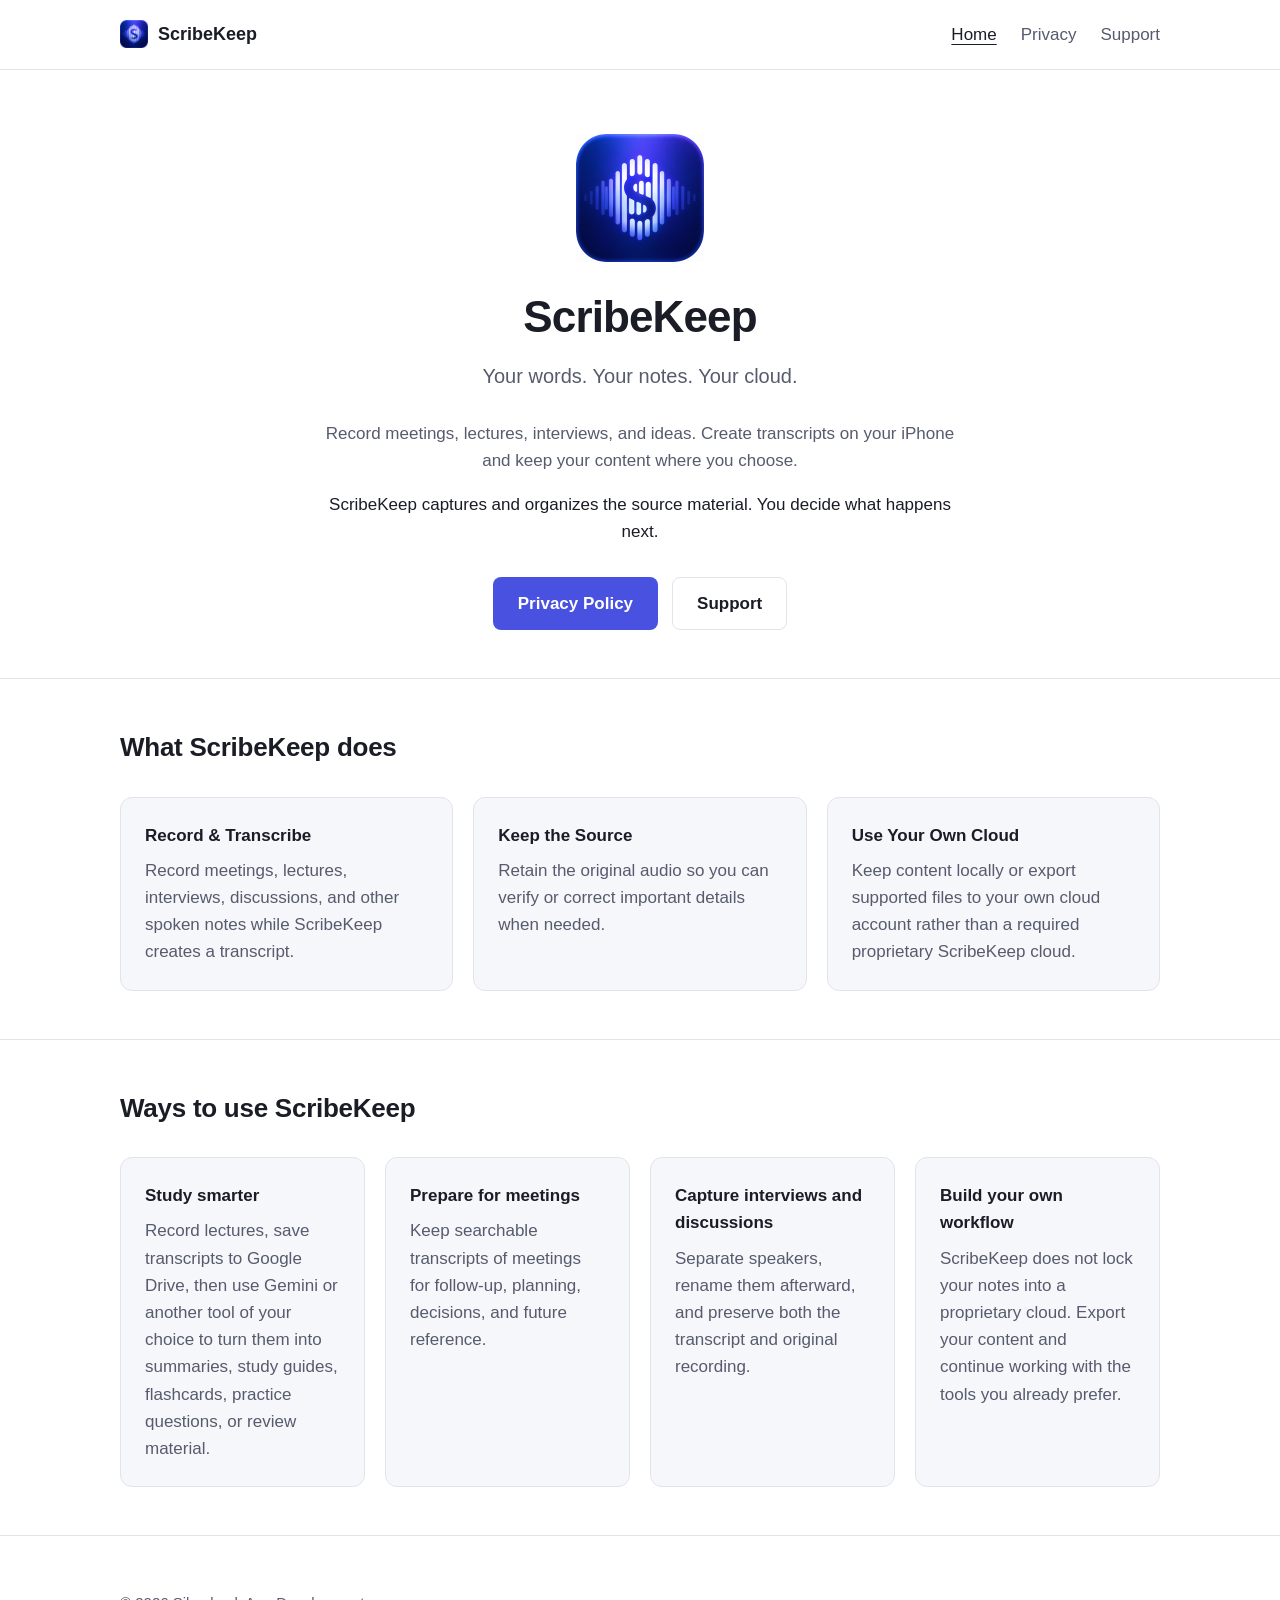
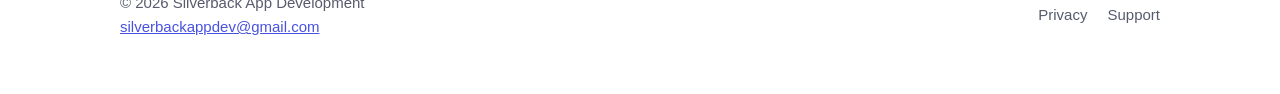
<file: index.html>
<!DOCTYPE html>
<html lang="en">
<head>
<meta charset="UTF-8">
<meta name="viewport" content="width=device-width, initial-scale=1">
<title>ScribeKeep — Your words. Your notes. Your cloud.</title>
<meta name="description" content="ScribeKeep is an iPhone app for recording and transcribing meetings, lectures, interviews, and ideas — keeping your content local or exported to your own cloud.">
<link rel="canonical" href="https://scribekeep.github.io/">
<link rel="stylesheet" href="assets/style.css">
<link rel="icon" type="image/png" sizes="32x32" href="assets/favicon-32x32.png">
<link rel="icon" type="image/png" sizes="16x16" href="assets/favicon-16x16.png">
<link rel="apple-touch-icon" sizes="180x180" href="assets/apple-touch-icon.png">
</head>
<body>
<a class="skip-link" href="#main">Skip to content</a>

<header class="site-header">
  <div class="container">
    <a class="brand" href="./">
      <img class="brand-mark" src="assets/scribekeep-icon.png" alt="" width="28" height="28">
      <span>ScribeKeep</span>
    </a>
    <nav class="site-nav" aria-label="Primary">
      <ul>
        <li><a href="./" aria-current="page">Home</a></li>
        <li><a href="privacy/">Privacy</a></li>
        <li><a href="support/">Support</a></li>
      </ul>
    </nav>
  </div>
</header>

<main id="main">
  <section class="hero" style="border-top: none;">
    <div class="container">
      <img class="hero-icon" src="assets/scribekeep-icon.png" alt="" width="128" height="128">
      <h1>ScribeKeep</h1>
      <p class="tagline">Your words. Your notes. Your cloud.</p>
      <p class="lead">Record meetings, lectures, interviews, and ideas. Create transcripts on your iPhone and keep your content where you choose.</p>
      <p class="lead emphasis">ScribeKeep captures and organizes the source material. You decide what happens next.</p>
      <div class="hero-actions">
        <a class="btn btn-primary" href="privacy/">Privacy Policy</a>
        <a class="btn btn-secondary" href="support/">Support</a>
      </div>
    </div>
  </section>

  <section aria-labelledby="what-it-does">
    <div class="container">
      <h2 id="what-it-does">What ScribeKeep does</h2>
      <div class="card-grid">
        <div class="card">
          <h3>Record &amp; Transcribe</h3>
          <p>Record meetings, lectures, interviews, discussions, and other spoken notes while ScribeKeep creates a transcript.</p>
        </div>
        <div class="card">
          <h3>Keep the Source</h3>
          <p>Retain the original audio so you can verify or correct important details when needed.</p>
        </div>
        <div class="card">
          <h3>Use Your Own Cloud</h3>
          <p>Keep content locally or export supported files to your own cloud account rather than a required proprietary ScribeKeep cloud.</p>
        </div>
      </div>
    </div>
  </section>

  <section aria-labelledby="ways-to-use">
    <div class="container">
      <h2 id="ways-to-use">Ways to use ScribeKeep</h2>
      <div class="card-grid">
        <div class="card">
          <h3>Study smarter</h3>
          <p>Record lectures, save transcripts to Google Drive, then use Gemini or another tool of your choice to turn them into summaries, study guides, flashcards, practice questions, or review material.</p>
        </div>
        <div class="card">
          <h3>Prepare for meetings</h3>
          <p>Keep searchable transcripts of meetings for follow-up, planning, decisions, and future reference.</p>
        </div>
        <div class="card">
          <h3>Capture interviews and discussions</h3>
          <p>Separate speakers, rename them afterward, and preserve both the transcript and original recording.</p>
        </div>
        <div class="card">
          <h3>Build your own workflow</h3>
          <p>ScribeKeep does not lock your notes into a proprietary cloud. Export your content and continue working with the tools you already prefer.</p>
        </div>
      </div>
    </div>
  </section>
</main>

<footer class="site-footer">
  <div class="container">
    <p>© 2026 Silverback App Development<br>
    <a href="mailto:silverbackappdev@gmail.com">silverbackappdev@gmail.com</a></p>
    <ul class="footer-links">
      <li><a href="privacy/">Privacy</a></li>
      <li><a href="support/">Support</a></li>
    </ul>
  </div>
</footer>

</body>
</html>
</file>
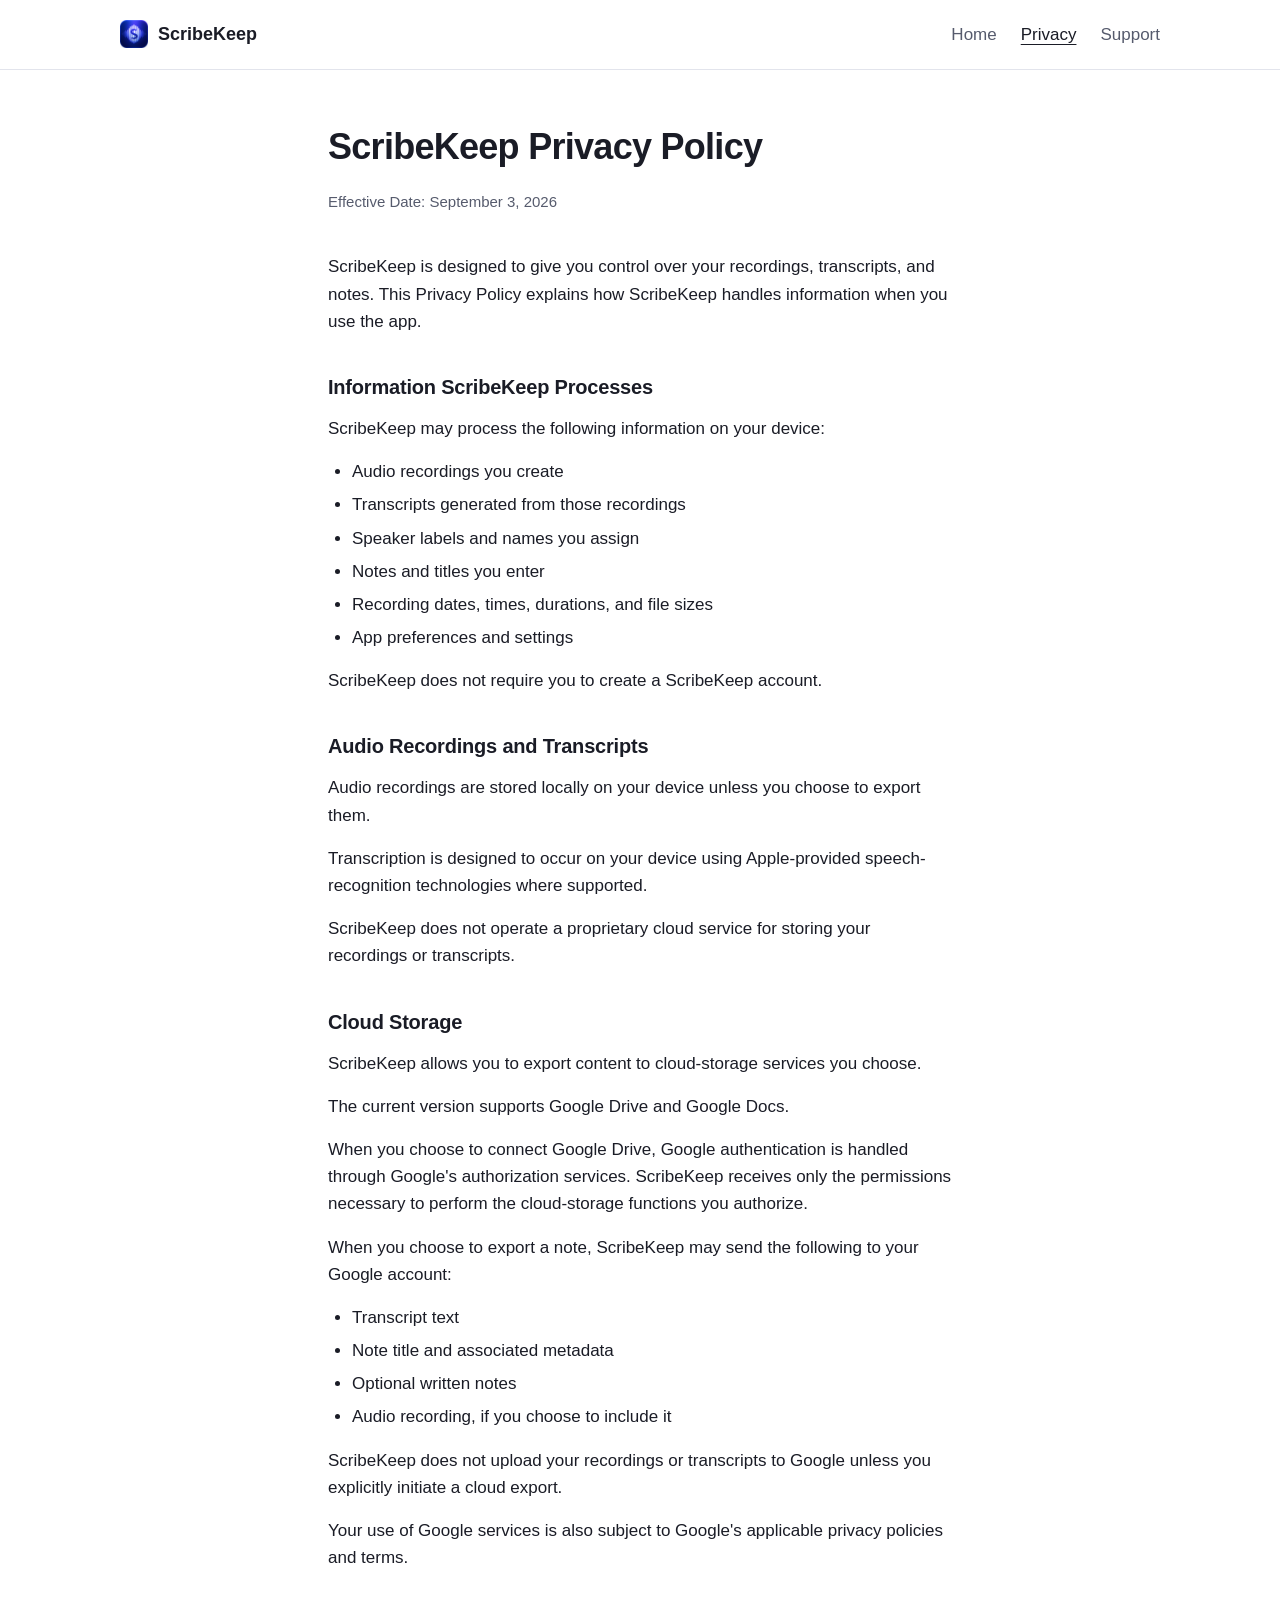
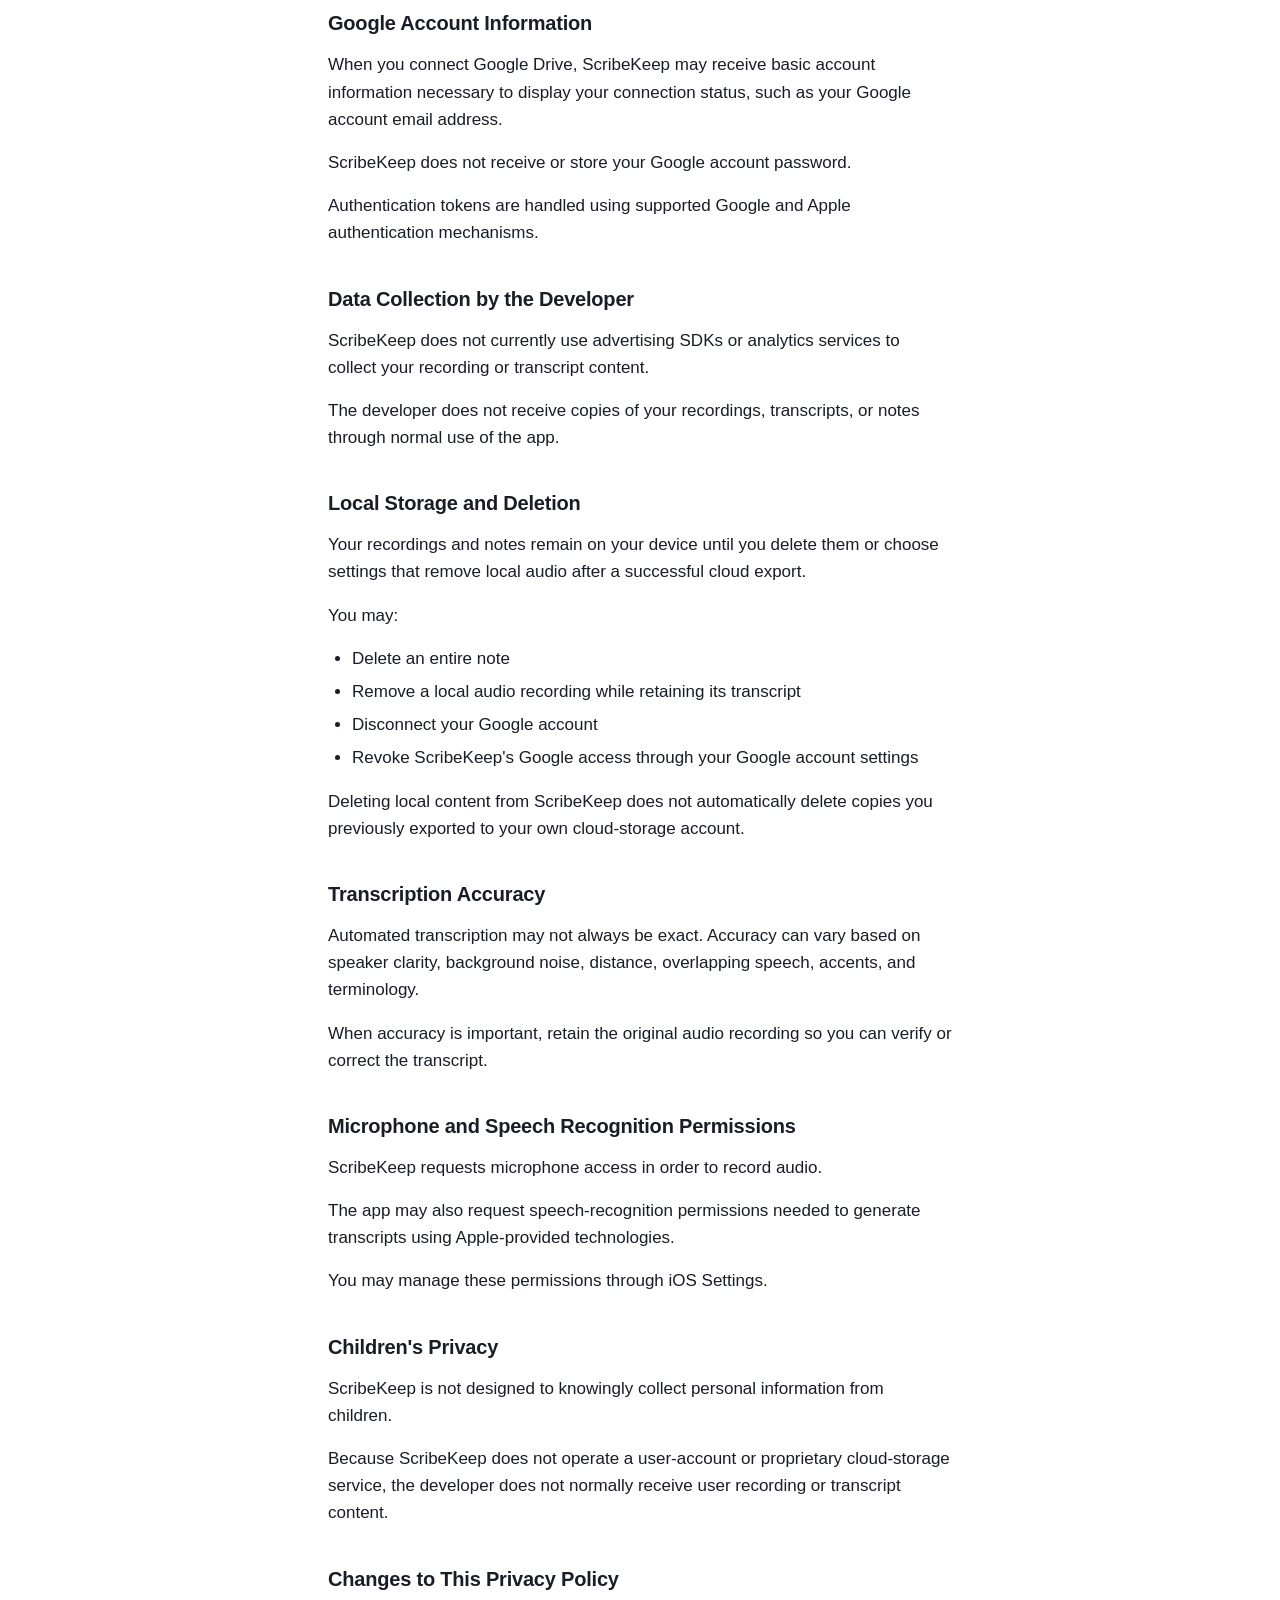
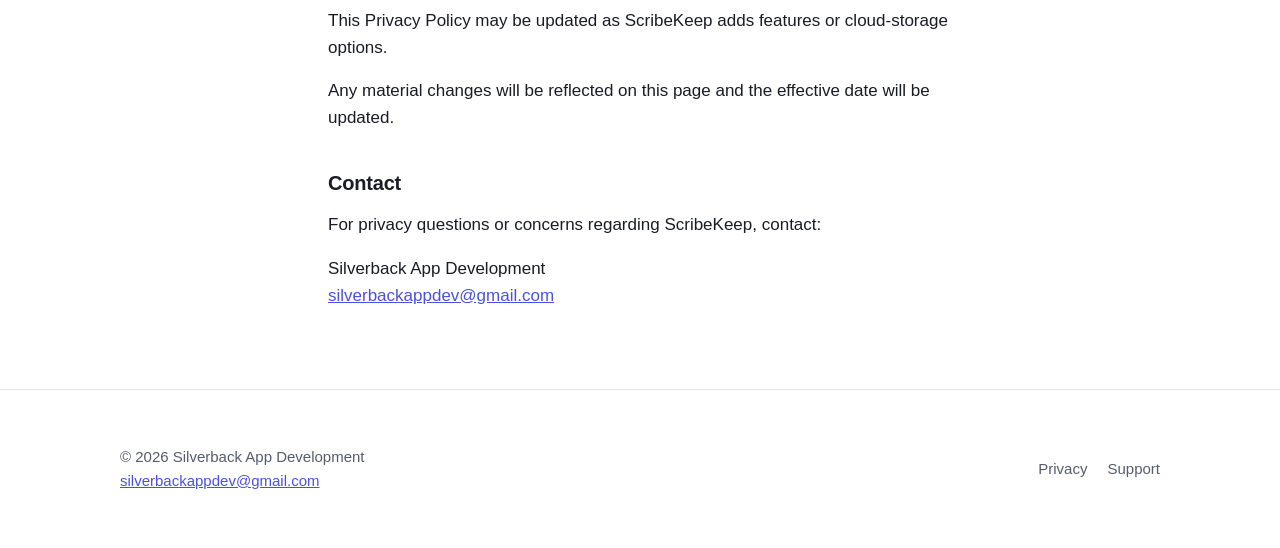
<file: privacy/index.html>
<!DOCTYPE html>
<html lang="en">
<head>
<meta charset="UTF-8">
<meta name="viewport" content="width=device-width, initial-scale=1">
<title>ScribeKeep Privacy Policy</title>
<meta name="description" content="ScribeKeep Privacy Policy — how ScribeKeep handles recordings, transcripts, and optional cloud exports.">
<link rel="canonical" href="https://scribekeep.github.io/privacy/">
<link rel="stylesheet" href="../assets/style.css">
<link rel="icon" type="image/png" sizes="32x32" href="../assets/favicon-32x32.png">
<link rel="icon" type="image/png" sizes="16x16" href="../assets/favicon-16x16.png">
<link rel="apple-touch-icon" sizes="180x180" href="../assets/apple-touch-icon.png">
</head>
<body>
<a class="skip-link" href="#main">Skip to content</a>

<header class="site-header">
  <div class="container">
    <a class="brand" href="../">
      <img class="brand-mark" src="../assets/scribekeep-icon.png" alt="" width="28" height="28">
      <span>ScribeKeep</span>
    </a>
    <nav class="site-nav" aria-label="Primary">
      <ul>
        <li><a href="../">Home</a></li>
        <li><a href="../privacy/" aria-current="page">Privacy</a></li>
        <li><a href="../support/">Support</a></li>
      </ul>
    </nav>
  </div>
</header>

<main id="main">
  <div class="page-header">
    <div class="prose">
      <h1>ScribeKeep Privacy Policy</h1>
      <p class="effective-date">Effective Date: September 3, 2026</p>
    </div>
  </div>

  <div class="prose-content">
    <div class="prose">

      <p>ScribeKeep is designed to give you control over your recordings, transcripts, and notes. This Privacy Policy explains how ScribeKeep handles information when you use the app.</p>

      <h2>Information ScribeKeep Processes</h2>
      <p>ScribeKeep may process the following information on your device:</p>
      <ul>
        <li>Audio recordings you create</li>
        <li>Transcripts generated from those recordings</li>
        <li>Speaker labels and names you assign</li>
        <li>Notes and titles you enter</li>
        <li>Recording dates, times, durations, and file sizes</li>
        <li>App preferences and settings</li>
      </ul>
      <p>ScribeKeep does not require you to create a ScribeKeep account.</p>

      <h2>Audio Recordings and Transcripts</h2>
      <p>Audio recordings are stored locally on your device unless you choose to export them.</p>
      <p>Transcription is designed to occur on your device using Apple-provided speech-recognition technologies where supported.</p>
      <p>ScribeKeep does not operate a proprietary cloud service for storing your recordings or transcripts.</p>

      <h2>Cloud Storage</h2>
      <p>ScribeKeep allows you to export content to cloud-storage services you choose.</p>
      <p>The current version supports Google Drive and Google Docs.</p>
      <p>When you choose to connect Google Drive, Google authentication is handled through Google's authorization services. ScribeKeep receives only the permissions necessary to perform the cloud-storage functions you authorize.</p>
      <p>When you choose to export a note, ScribeKeep may send the following to your Google account:</p>
      <ul>
        <li>Transcript text</li>
        <li>Note title and associated metadata</li>
        <li>Optional written notes</li>
        <li>Audio recording, if you choose to include it</li>
      </ul>
      <p>ScribeKeep does not upload your recordings or transcripts to Google unless you explicitly initiate a cloud export.</p>
      <p>Your use of Google services is also subject to Google's applicable privacy policies and terms.</p>

      <h2>Google Account Information</h2>
      <p>When you connect Google Drive, ScribeKeep may receive basic account information necessary to display your connection status, such as your Google account email address.</p>
      <p>ScribeKeep does not receive or store your Google account password.</p>
      <p>Authentication tokens are handled using supported Google and Apple authentication mechanisms.</p>

      <h2>Data Collection by the Developer</h2>
      <p>ScribeKeep does not currently use advertising SDKs or analytics services to collect your recording or transcript content.</p>
      <p>The developer does not receive copies of your recordings, transcripts, or notes through normal use of the app.</p>

      <h2>Local Storage and Deletion</h2>
      <p>Your recordings and notes remain on your device until you delete them or choose settings that remove local audio after a successful cloud export.</p>
      <p>You may:</p>
      <ul>
        <li>Delete an entire note</li>
        <li>Remove a local audio recording while retaining its transcript</li>
        <li>Disconnect your Google account</li>
        <li>Revoke ScribeKeep's Google access through your Google account settings</li>
      </ul>
      <p>Deleting local content from ScribeKeep does not automatically delete copies you previously exported to your own cloud-storage account.</p>

      <h2>Transcription Accuracy</h2>
      <p>Automated transcription may not always be exact. Accuracy can vary based on speaker clarity, background noise, distance, overlapping speech, accents, and terminology.</p>
      <p>When accuracy is important, retain the original audio recording so you can verify or correct the transcript.</p>

      <h2>Microphone and Speech Recognition Permissions</h2>
      <p>ScribeKeep requests microphone access in order to record audio.</p>
      <p>The app may also request speech-recognition permissions needed to generate transcripts using Apple-provided technologies.</p>
      <p>You may manage these permissions through iOS Settings.</p>

      <h2>Children's Privacy</h2>
      <p>ScribeKeep is not designed to knowingly collect personal information from children.</p>
      <p>Because ScribeKeep does not operate a user-account or proprietary cloud-storage service, the developer does not normally receive user recording or transcript content.</p>

      <h2>Changes to This Privacy Policy</h2>
      <p>This Privacy Policy may be updated as ScribeKeep adds features or cloud-storage options.</p>
      <p>Any material changes will be reflected on this page and the effective date will be updated.</p>

      <h2>Contact</h2>
      <p>For privacy questions or concerns regarding ScribeKeep, contact:</p>
      <p>Silverback App Development<br>
      <a href="mailto:silverbackappdev@gmail.com">silverbackappdev@gmail.com</a></p>

    </div>
  </div>
</main>

<footer class="site-footer">
  <div class="container">
    <p>© 2026 Silverback App Development<br>
    <a href="mailto:silverbackappdev@gmail.com">silverbackappdev@gmail.com</a></p>
    <ul class="footer-links">
      <li><a href="../privacy/">Privacy</a></li>
      <li><a href="../support/">Support</a></li>
    </ul>
  </div>
</footer>

</body>
</html>
</file>
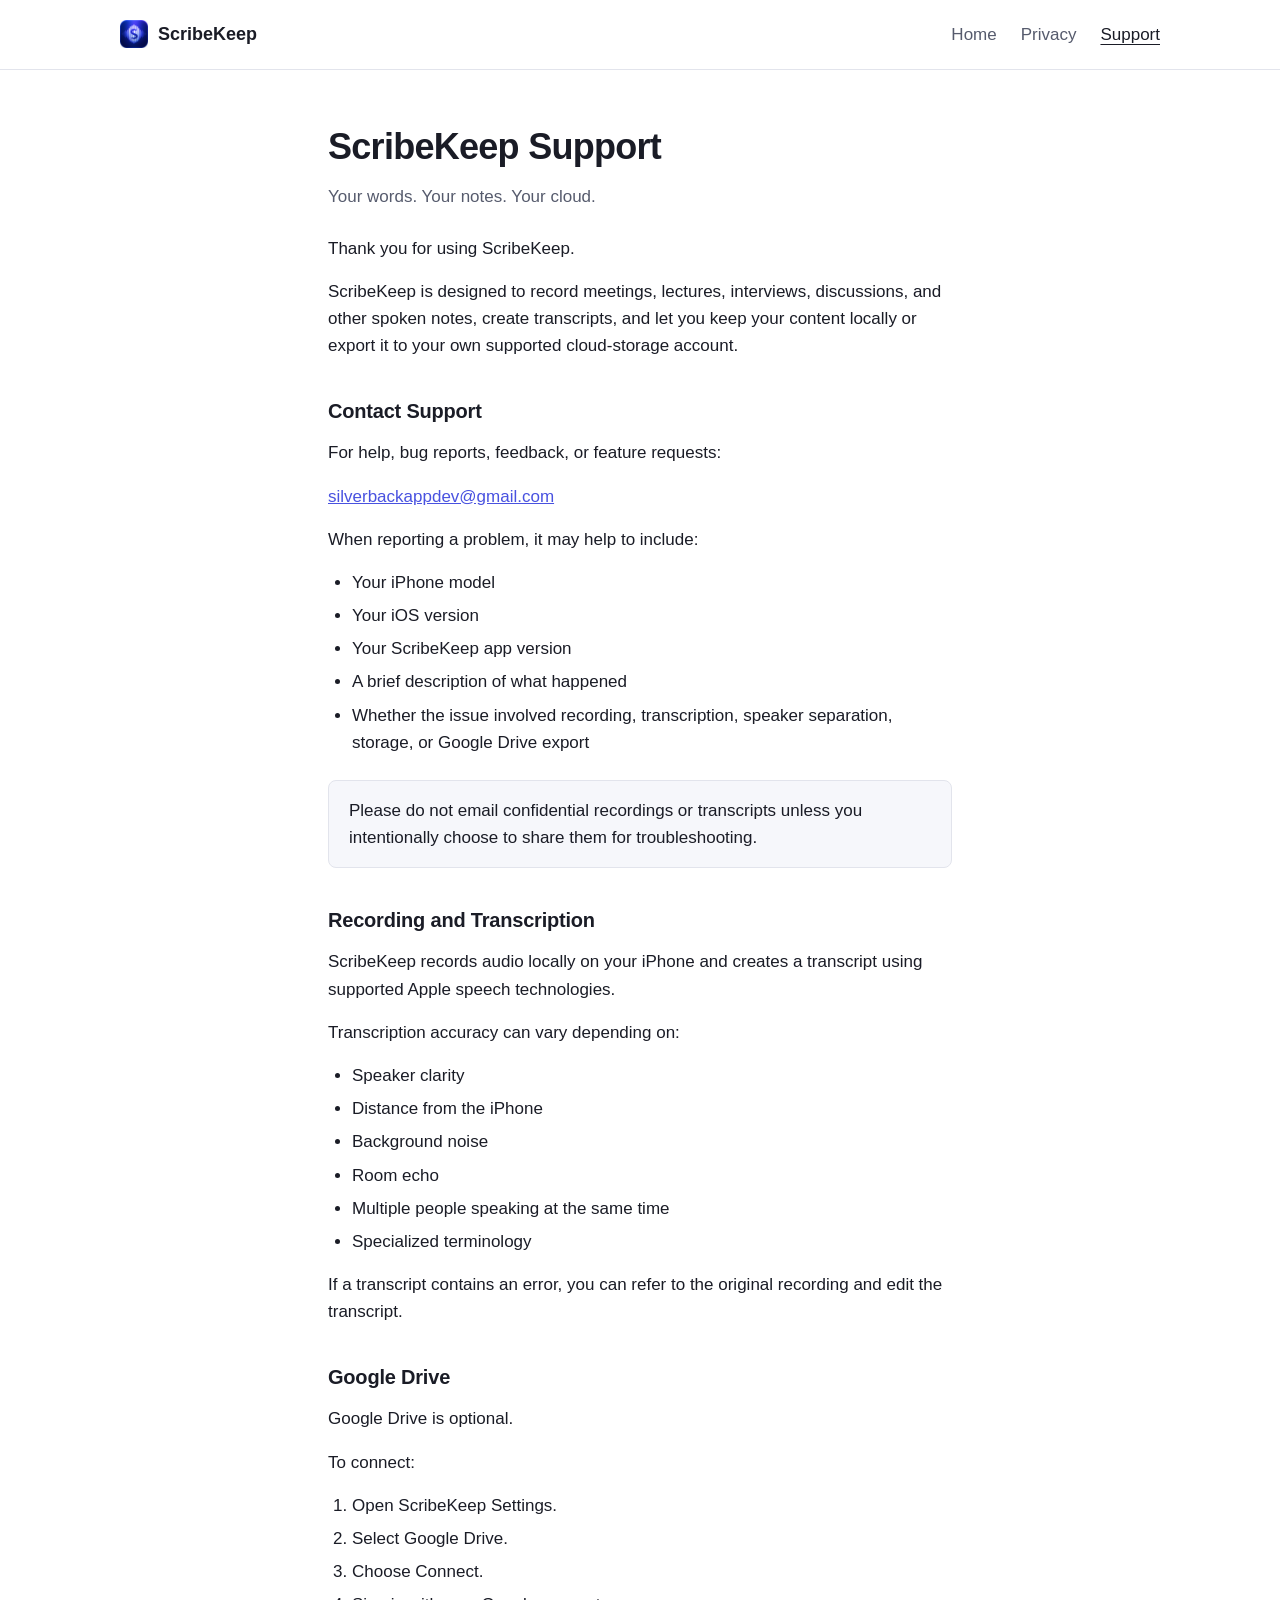
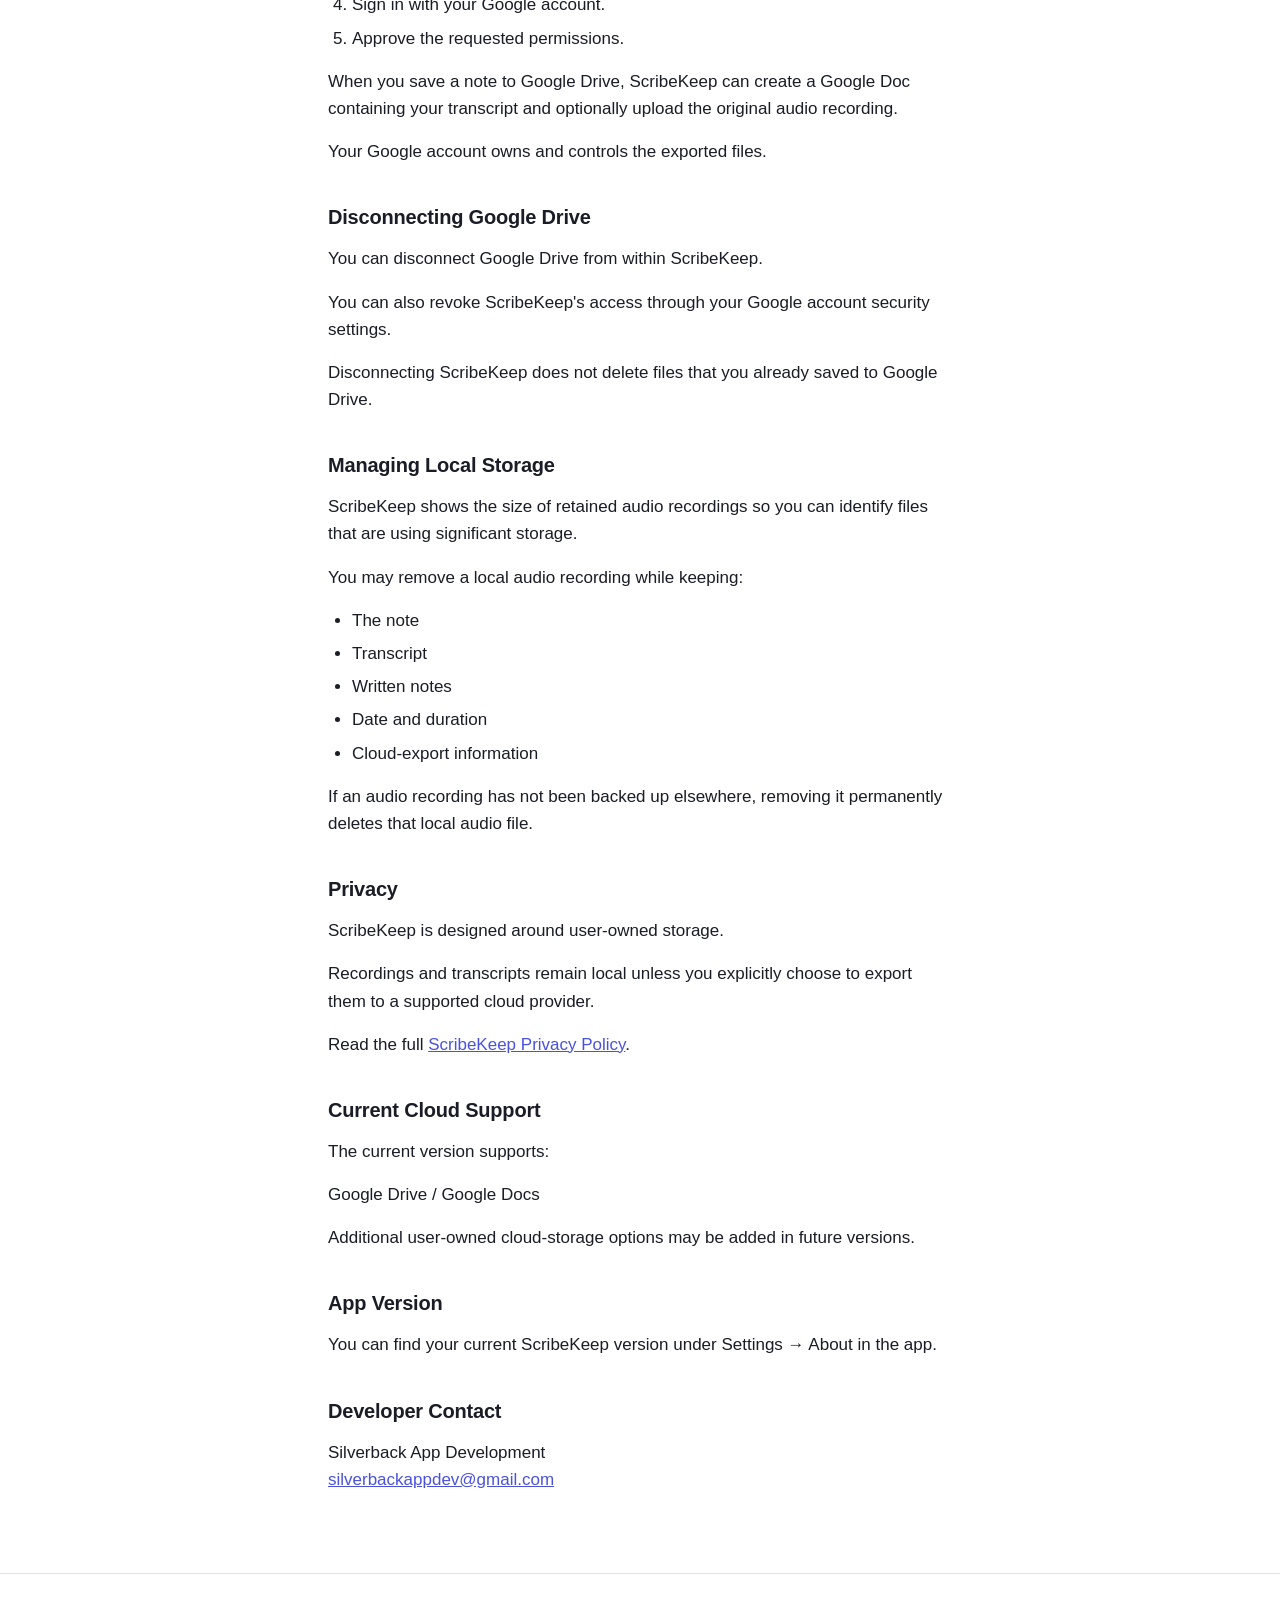
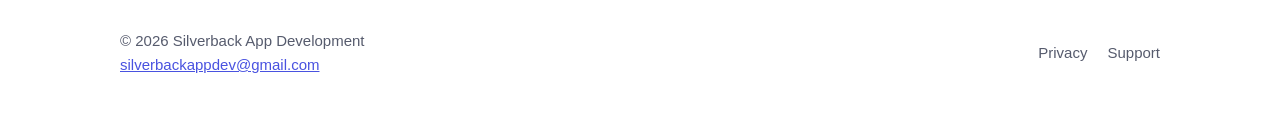
<file: support/index.html>
<!DOCTYPE html>
<html lang="en">
<head>
<meta charset="UTF-8">
<meta name="viewport" content="width=device-width, initial-scale=1">
<title>ScribeKeep Support</title>
<meta name="description" content="Get help with ScribeKeep — recording, transcription, Google Drive export, local storage, and how to contact Silverback App Development.">
<link rel="canonical" href="https://scribekeep.github.io/support/">
<link rel="stylesheet" href="../assets/style.css">
<link rel="icon" type="image/png" sizes="32x32" href="../assets/favicon-32x32.png">
<link rel="icon" type="image/png" sizes="16x16" href="../assets/favicon-16x16.png">
<link rel="apple-touch-icon" sizes="180x180" href="../assets/apple-touch-icon.png">
</head>
<body>
<a class="skip-link" href="#main">Skip to content</a>

<header class="site-header">
  <div class="container">
    <a class="brand" href="../">
      <img class="brand-mark" src="../assets/scribekeep-icon.png" alt="" width="28" height="28">
      <span>ScribeKeep</span>
    </a>
    <nav class="site-nav" aria-label="Primary">
      <ul>
        <li><a href="../">Home</a></li>
        <li><a href="../privacy/">Privacy</a></li>
        <li><a href="../support/" aria-current="page">Support</a></li>
      </ul>
    </nav>
  </div>
</header>

<main id="main">
  <div class="page-header">
    <div class="prose">
      <h1>ScribeKeep Support</h1>
      <p class="tagline">Your words. Your notes. Your cloud.</p>
    </div>
  </div>

  <div class="prose-content">
    <div class="prose">

      <p>Thank you for using ScribeKeep.</p>
      <p>ScribeKeep is designed to record meetings, lectures, interviews, discussions, and other spoken notes, create transcripts, and let you keep your content locally or export it to your own supported cloud-storage account.</p>

      <h2>Contact Support</h2>
      <p>For help, bug reports, feedback, or feature requests:</p>
      <p><a href="mailto:silverbackappdev@gmail.com">silverbackappdev@gmail.com</a></p>
      <p>When reporting a problem, it may help to include:</p>
      <ul>
        <li>Your iPhone model</li>
        <li>Your iOS version</li>
        <li>Your ScribeKeep app version</li>
        <li>A brief description of what happened</li>
        <li>Whether the issue involved recording, transcription, speaker separation, storage, or Google Drive export</li>
      </ul>
      <div class="note">
        <p>Please do not email confidential recordings or transcripts unless you intentionally choose to share them for troubleshooting.</p>
      </div>

      <h2>Recording and Transcription</h2>
      <p>ScribeKeep records audio locally on your iPhone and creates a transcript using supported Apple speech technologies.</p>
      <p>Transcription accuracy can vary depending on:</p>
      <ul>
        <li>Speaker clarity</li>
        <li>Distance from the iPhone</li>
        <li>Background noise</li>
        <li>Room echo</li>
        <li>Multiple people speaking at the same time</li>
        <li>Specialized terminology</li>
      </ul>
      <p>If a transcript contains an error, you can refer to the original recording and edit the transcript.</p>

      <h2>Google Drive</h2>
      <p>Google Drive is optional.</p>
      <p>To connect:</p>
      <ol>
        <li>Open ScribeKeep Settings.</li>
        <li>Select Google Drive.</li>
        <li>Choose Connect.</li>
        <li>Sign in with your Google account.</li>
        <li>Approve the requested permissions.</li>
      </ol>
      <p>When you save a note to Google Drive, ScribeKeep can create a Google Doc containing your transcript and optionally upload the original audio recording.</p>
      <p>Your Google account owns and controls the exported files.</p>

      <h2>Disconnecting Google Drive</h2>
      <p>You can disconnect Google Drive from within ScribeKeep.</p>
      <p>You can also revoke ScribeKeep's access through your Google account security settings.</p>
      <p>Disconnecting ScribeKeep does not delete files that you already saved to Google Drive.</p>

      <h2>Managing Local Storage</h2>
      <p>ScribeKeep shows the size of retained audio recordings so you can identify files that are using significant storage.</p>
      <p>You may remove a local audio recording while keeping:</p>
      <ul>
        <li>The note</li>
        <li>Transcript</li>
        <li>Written notes</li>
        <li>Date and duration</li>
        <li>Cloud-export information</li>
      </ul>
      <p>If an audio recording has not been backed up elsewhere, removing it permanently deletes that local audio file.</p>

      <h2>Privacy</h2>
      <p>ScribeKeep is designed around user-owned storage.</p>
      <p>Recordings and transcripts remain local unless you explicitly choose to export them to a supported cloud provider.</p>
      <p>Read the full <a href="../privacy/">ScribeKeep Privacy Policy</a>.</p>

      <h2>Current Cloud Support</h2>
      <p>The current version supports:</p>
      <p>Google Drive / Google Docs</p>
      <p>Additional user-owned cloud-storage options may be added in future versions.</p>

      <h2>App Version</h2>
      <p>You can find your current ScribeKeep version under Settings → About in the app.</p>

      <h2>Developer Contact</h2>
      <p>Silverback App Development<br>
      <a href="mailto:silverbackappdev@gmail.com">silverbackappdev@gmail.com</a></p>

    </div>
  </div>
</main>

<footer class="site-footer">
  <div class="container">
    <p>© 2026 Silverback App Development<br>
    <a href="mailto:silverbackappdev@gmail.com">silverbackappdev@gmail.com</a></p>
    <ul class="footer-links">
      <li><a href="../privacy/">Privacy</a></li>
      <li><a href="../support/">Support</a></li>
    </ul>
  </div>
</footer>

</body>
</html>
</file>
<file: assets/style.css>
/* ScribeKeep — static site styles
   System font stack, semantic light/dark colors, no external dependencies. */

:root {
  --bg: #ffffff;
  --surface: #f6f7fb;
  --fg: #1a1c26;
  --fg-secondary: #565b6d;
  --accent: #4952e0;
  --accent-hover: #3a41c4;
  --accent-contrast: #ffffff;
  --border: #e2e4ec;
  --focus-ring: #4952e0;

  --max-wide: 68rem;
  --max-narrow: 42rem;
}

@media (prefers-color-scheme: dark) {
  :root {
    --bg: #0f1117;
    --surface: #171a24;
    --fg: #e9eaf2;
    --fg-secondary: #a4a9bd;
    --accent: #8b93f5;
    --accent-hover: #a5acf7;
    --accent-contrast: #12131c;
    --border: #2a2e3d;
    --focus-ring: #8b93f5;
  }
}

* {
  box-sizing: border-box;
}

html {
  color-scheme: light dark;
  -webkit-text-size-adjust: 100%;
}

body {
  margin: 0;
  background: var(--bg);
  color: var(--fg);
  font-family: -apple-system, BlinkMacSystemFont, "Segoe UI", Roboto, Helvetica, Arial, sans-serif;
  line-height: 1.6;
  font-size: 1.0625rem;
  -webkit-font-smoothing: antialiased;
}

a {
  color: var(--accent);
}

a:hover {
  color: var(--accent-hover);
}

:focus-visible {
  outline: 3px solid var(--focus-ring);
  outline-offset: 2px;
  border-radius: 2px;
}

.skip-link {
  position: absolute;
  left: -999px;
  top: auto;
  background: var(--accent);
  color: var(--accent-contrast);
  padding: 0.75rem 1.25rem;
  border-radius: 0.375rem;
  z-index: 100;
}

.skip-link:focus {
  left: 1rem;
  top: 1rem;
}

/* Header / navigation */

.site-header {
  border-bottom: 1px solid var(--border);
}

.site-header .container {
  display: flex;
  align-items: center;
  justify-content: space-between;
  padding-top: 1.25rem;
  padding-bottom: 1.25rem;
  gap: 1rem;
  flex-wrap: wrap;
}

.brand {
  display: flex;
  align-items: center;
  gap: 0.625rem;
  text-decoration: none;
  color: var(--fg);
  font-weight: 600;
  font-size: 1.125rem;
}

.brand:hover {
  color: var(--fg);
}

.brand-mark {
  display: block;
  width: 1.75rem;
  height: 1.75rem;
  flex-shrink: 0;
}

.site-nav ul {
  display: flex;
  gap: 1.5rem;
  list-style: none;
  margin: 0;
  padding: 0;
}

.site-nav a {
  text-decoration: none;
  color: var(--fg-secondary);
  font-weight: 500;
}

.site-nav a:hover {
  color: var(--fg);
}

.site-nav a[aria-current="page"] {
  color: var(--fg);
  text-decoration: underline;
  text-underline-offset: 0.25rem;
}

/* Layout */

.container {
  max-width: var(--max-wide);
  margin: 0 auto;
  padding: 0 1.5rem;
}

.prose {
  max-width: var(--max-narrow);
  margin: 0 auto;
  padding: 0 1.5rem;
}

main {
  display: block;
}

/* Hero */

.hero {
  padding: 4rem 0 3rem;
  text-align: center;
}

.hero-icon {
  display: block;
  width: clamp(80px, 22vw, 128px);
  height: auto;
  margin: 0 auto 1.25rem;
}

.hero h1 {
  font-size: clamp(2rem, 5vw, 2.75rem);
  margin: 0 0 0.5rem;
  letter-spacing: -0.02em;
}

.tagline {
  font-size: 1.25rem;
  color: var(--fg-secondary);
  margin: 0 0 1.75rem;
}

.hero p.lead {
  max-width: 40rem;
  margin: 0 auto 1rem;
  font-size: 1.0625rem;
  color: var(--fg-secondary);
}

.hero p.lead.emphasis {
  color: var(--fg);
  font-weight: 500;
}

.hero-actions {
  display: flex;
  gap: 0.875rem;
  justify-content: center;
  flex-wrap: wrap;
  margin-top: 2rem;
}

/* Buttons */

.btn {
  display: inline-block;
  padding: 0.75rem 1.5rem;
  border-radius: 0.5rem;
  text-decoration: none;
  font-weight: 600;
  border: 1px solid transparent;
}

.btn-primary {
  background: var(--accent);
  color: var(--accent-contrast);
}

.btn-primary:hover {
  background: var(--accent-hover);
  color: var(--accent-contrast);
}

.btn-secondary {
  background: transparent;
  color: var(--fg);
  border-color: var(--border);
}

.btn-secondary:hover {
  border-color: var(--accent);
  color: var(--fg);
}

/* Sections */

section {
  padding: 3rem 0;
  border-top: 1px solid var(--border);
}

section h2 {
  font-size: 1.625rem;
  margin: 0 0 0.5rem;
  letter-spacing: -0.01em;
}

section > .container > p.section-intro {
  color: var(--fg-secondary);
  margin: 0 0 2rem;
  max-width: 40rem;
}

.card-grid {
  display: grid;
  grid-template-columns: repeat(auto-fit, minmax(15rem, 1fr));
  gap: 1.25rem;
  margin-top: 1.75rem;
}

.card {
  background: var(--surface);
  border: 1px solid var(--border);
  border-radius: 0.75rem;
  padding: 1.5rem;
}

.card h3 {
  margin: 0 0 0.5rem;
  font-size: 1.0625rem;
}

.card p {
  margin: 0;
  color: var(--fg-secondary);
}

/* Prose content (privacy / support pages) */

.page-header {
  padding: 3rem 0 1.5rem;
}

.page-header h1 {
  font-size: clamp(1.75rem, 4vw, 2.25rem);
  margin: 0 0 0.5rem;
  letter-spacing: -0.02em;
}

.page-header .tagline {
  font-size: 1.0625rem;
  margin-bottom: 0;
}

.effective-date {
  color: var(--fg-secondary);
  font-size: 0.9375rem;
}

.prose-content {
  padding-bottom: 4rem;
}

.prose-content h2 {
  font-size: 1.25rem;
  margin: 2.25rem 0 0.75rem;
  letter-spacing: -0.01em;
}

.prose-content h2:first-child {
  margin-top: 0;
}

.prose-content p {
  margin: 0 0 1rem;
}

.prose-content ul,
.prose-content ol {
  margin: 0 0 1rem;
  padding-left: 1.5rem;
}

.prose-content li {
  margin-bottom: 0.375rem;
}

.prose-content .note {
  background: var(--surface);
  border: 1px solid var(--border);
  border-radius: 0.5rem;
  padding: 1rem 1.25rem;
  margin: 1.5rem 0;
}

.prose-content .note p:last-child {
  margin-bottom: 0;
}

/* Footer */

.site-footer {
  border-top: 1px solid var(--border);
  padding: 2.5rem 0;
  color: var(--fg-secondary);
  font-size: 0.9375rem;
}

.site-footer .container {
  display: flex;
  flex-wrap: wrap;
  gap: 0.5rem 1.5rem;
  align-items: center;
  justify-content: space-between;
}

.footer-links {
  display: flex;
  gap: 1.25rem;
  list-style: none;
  margin: 0;
  padding: 0;
}

.footer-links a {
  color: var(--fg-secondary);
  text-decoration: none;
}

.footer-links a:hover {
  color: var(--fg);
  text-decoration: underline;
}

@media (max-width: 40rem) {
  .site-footer .container {
    flex-direction: column;
    align-items: flex-start;
    text-align: left;
  }
}
</file>
